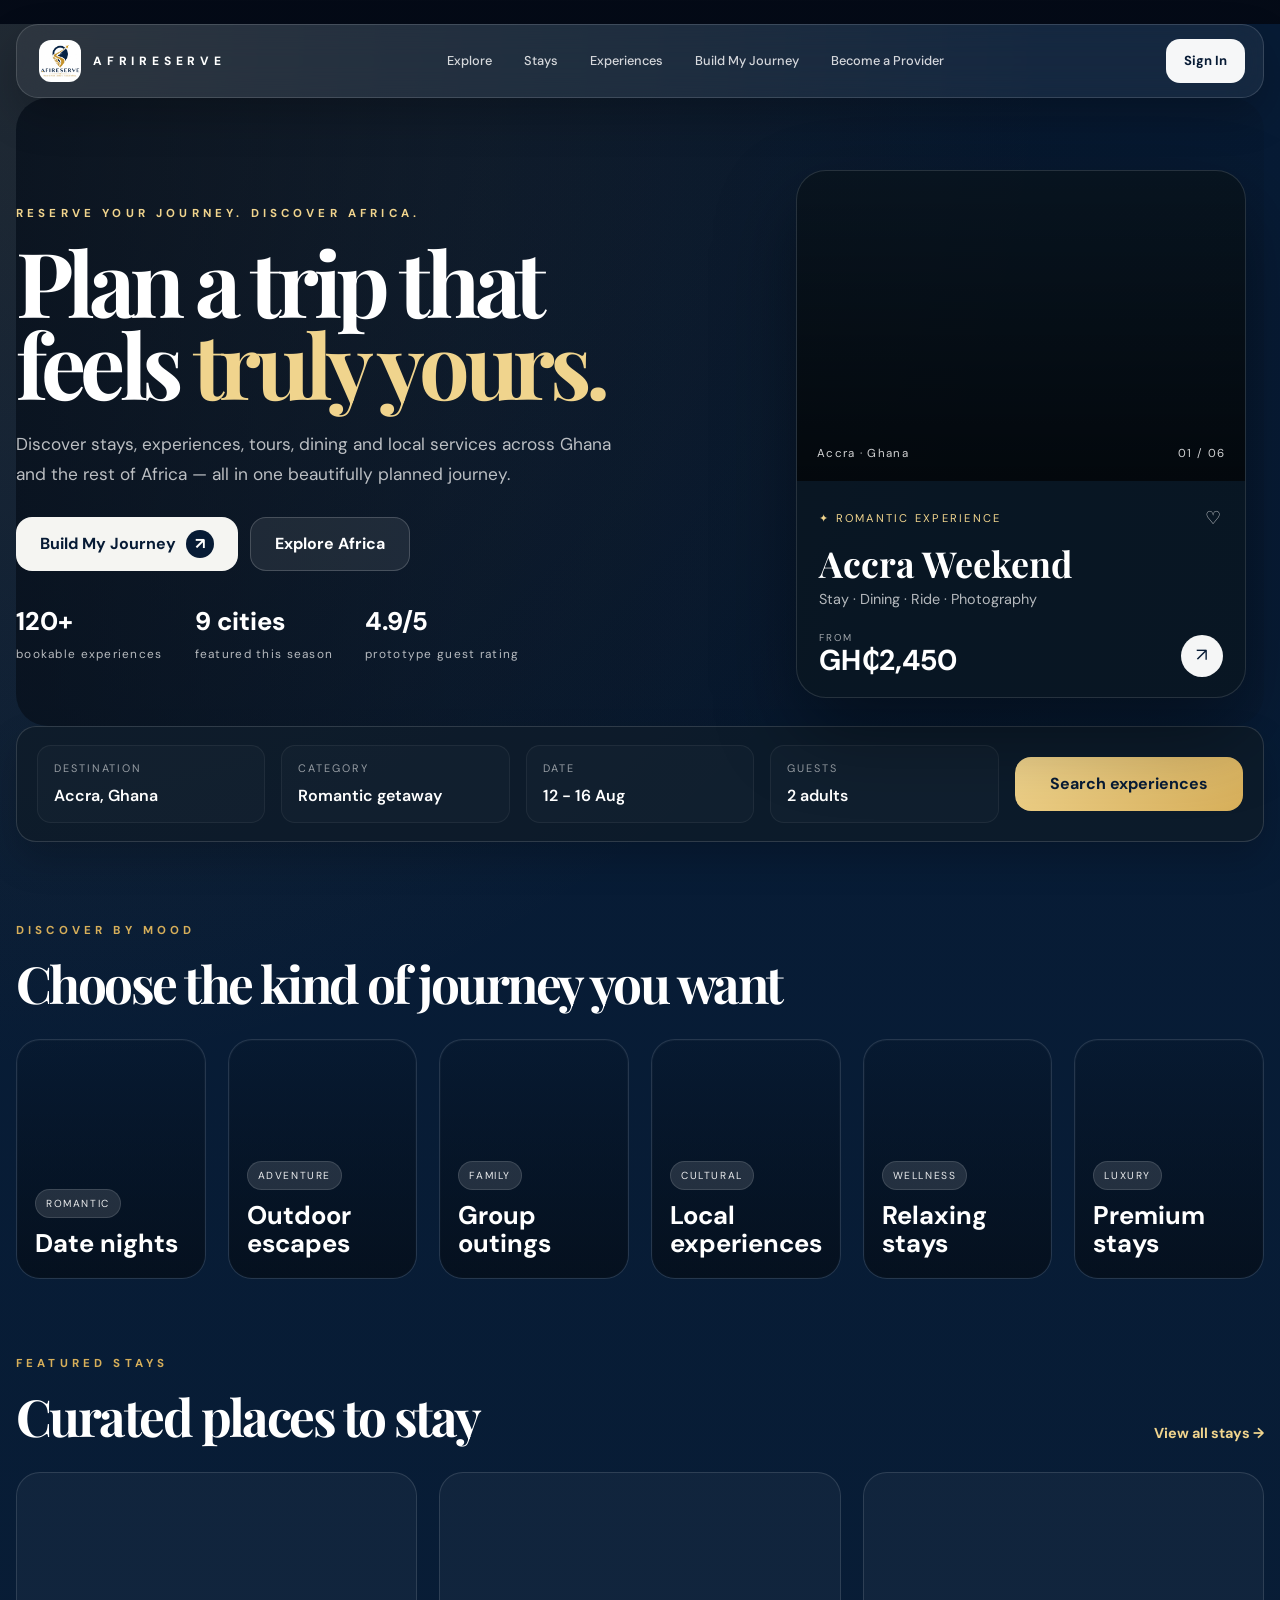
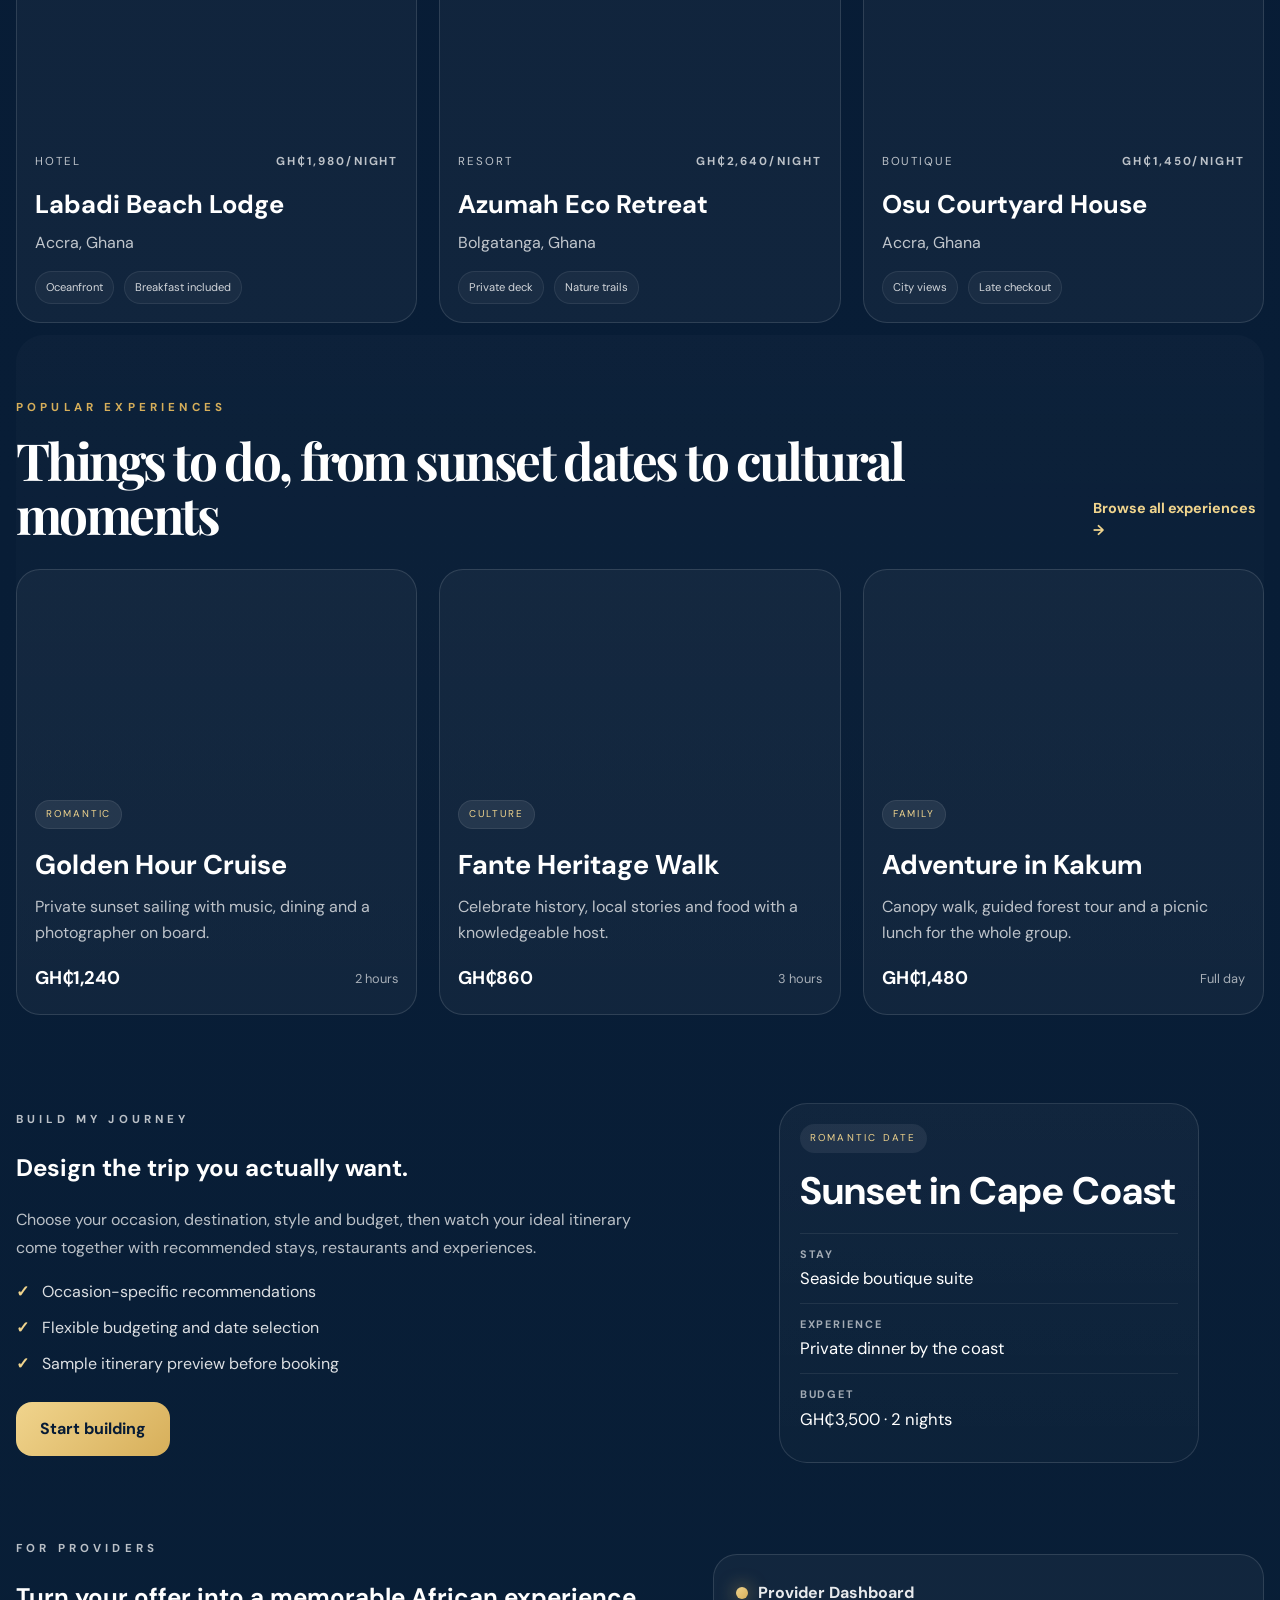
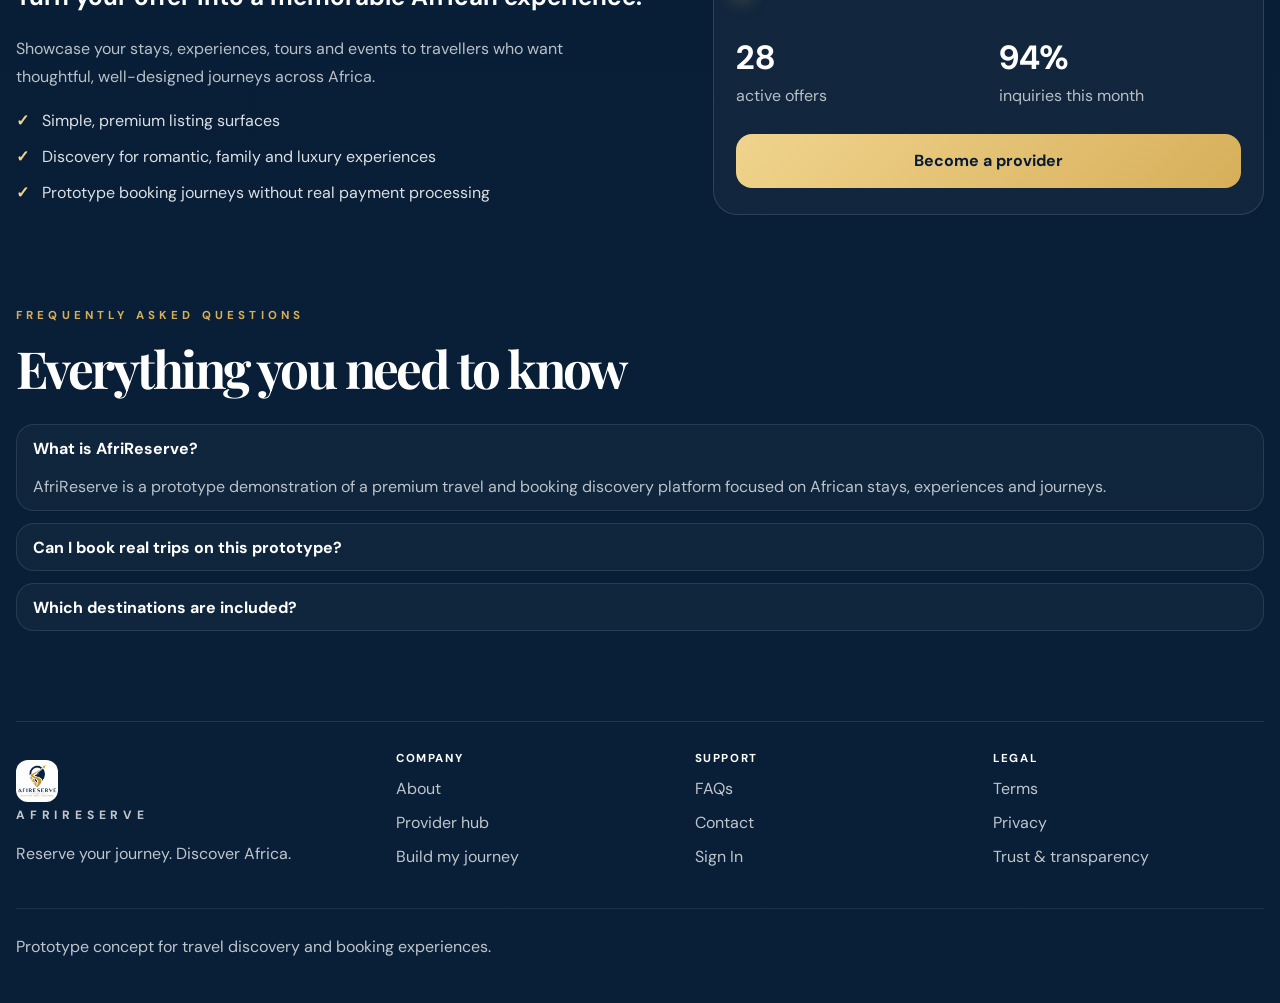
<file: index.html>
<!DOCTYPE html>
<html lang="en">
  <head>
    <meta charset="UTF-8" />
    <meta name="viewport" content="width=device-width, initial-scale=1.0" />
    <title>AfriReserve — Reserve Your Journey. Discover Africa.</title>
    <meta
      name="description"
      content="Discover stays, experiences and unforgettable journeys across Africa with AfriReserve."
    />
    <link rel="preconnect" href="https://fonts.googleapis.com" />
    <link rel="preconnect" href="https://fonts.gstatic.com" crossorigin />
    <link
      href="https://fonts.googleapis.com/css2?family=DM+Sans:wght@400;500;600;700;800&family=Playfair+Display:wght@600;700;800&display=swap"
      rel="stylesheet"
    />
    <link rel="stylesheet" href="style.css" />
  </head>
  <body>
    <div class="page-shell">
      <header class="topbar">
        <a href="index.html" class="brand" aria-label="AfriReserve home">
          <img src="images/afrireserve-logo.png" alt="AfriReserve logo" />
          <span class="brand-word">AFRIRESERVE</span>
        </a>

        <nav class="nav" aria-label="Main navigation">
          <a href="#discover">Explore</a>
          <a href="#stays">Stays</a>
          <a href="#experiences">Experiences</a>
          <a href="#journey-builder">Build My Journey</a>
          <a href="#providers">Become a Provider</a>
        </nav>

        <div class="nav-actions">
          <a href="signin.html" class="header-button">Sign In</a>
          <button class="menu-toggle" type="button" aria-label="Open menu" aria-expanded="false">
            ☰
          </button>
        </div>
      </header>

      <main>
        <section class="hero" id="discover">
          <div class="hero-copy">
            <p class="eyebrow">Reserve Your Journey. Discover Africa.</p>
            <h1>Plan a trip that feels <span>truly yours.</span></h1>
            <p class="lead">
              Discover stays, experiences, tours, dining and local services across Ghana and the rest of Africa — all in one beautifully planned journey.
            </p>
            <div class="hero-actions">
              <a href="#journey-builder" class="primary-btn">Build My Journey <span>↗</span></a>
              <a href="#stays" class="secondary-btn">Explore Africa</a>
            </div>
            <ul class="hero-stats" aria-label="Platform highlights">
              <li><strong>120+</strong><span>bookable experiences</span></li>
              <li><strong>9 cities</strong><span>featured this season</span></li>
              <li><strong>4.9/5</strong><span>prototype guest rating</span></li>
            </ul>
          </div>

          <div class="hero-visual">
            <article class="spotlight-card">
              <div class="card-image">
                <div class="card-overlay">
                  <span>Accra · Ghana</span>
                  <span>01 / 06</span>
                </div>
              </div>
              <div class="card-content">
                <div class="card-meta">
                  <span>✦ Romantic Experience</span>
                  <span class="love">♡</span>
                </div>
                <h2>Accra Weekend</h2>
                <p>Stay · Dining · Ride · Photography</p>
                <div class="card-footer">
                  <div>
                    <small>From</small>
                    <strong>GH₵2,450</strong>
                  </div>
                  <button type="button" aria-label="View Accra weekend offer">↗</button>
                </div>
              </div>
            </article>
          </div>
        </section>

        <section class="search-panel" aria-label="Search experiences">
          <div class="field">
            <label>Destination</label>
            <span>Accra, Ghana</span>
          </div>
          <div class="field">
            <label>Category</label>
            <span>Romantic getaway</span>
          </div>
          <div class="field">
            <label>Date</label>
            <span>12 - 16 Aug</span>
          </div>
          <div class="field">
            <label>Guests</label>
            <span>2 adults</span>
          </div>
          <button type="button" class="search-button">Search experiences</button>
        </section>

        <section class="section-block" aria-labelledby="categories-title">
          <div class="section-header">
            <p class="eyebrow eyebrow-dark">Discover by mood</p>
            <h2 id="categories-title">Choose the kind of journey you want</h2>
          </div>

          <div class="category-grid">
            <article class="category-card card-1">
              <span class="category-tag">Romantic</span>
              <h3>Date nights</h3>
            </article>
            <article class="category-card card-2">
              <span class="category-tag">Adventure</span>
              <h3>Outdoor escapes</h3>
            </article>
            <article class="category-card card-3">
              <span class="category-tag">Family</span>
              <h3>Group outings</h3>
            </article>
            <article class="category-card card-4">
              <span class="category-tag">Cultural</span>
              <h3>Local experiences</h3>
            </article>
            <article class="category-card card-5">
              <span class="category-tag">Wellness</span>
              <h3>Relaxing stays</h3>
            </article>
            <article class="category-card card-6">
              <span class="category-tag">Luxury</span>
              <h3>Premium stays</h3>
            </article>
          </div>
        </section>

        <section class="section-block" id="stays" aria-labelledby="stays-title">
          <div class="section-header split">
            <div>
              <p class="eyebrow eyebrow-dark">Featured stays</p>
              <h2 id="stays-title">Curated places to stay</h2>
            </div>
            <a href="signin.html" class="text-link">View all stays →</a>
          </div>

          <div class="listing-grid">
            <article class="listing-card">
              <div class="card-image listing-one"></div>
              <div class="listing-body">
                <div class="listing-meta">
                  <span>Hotel</span>
                  <strong>GH₵1,980/night</strong>
                </div>
                <h3>Labadi Beach Lodge</h3>
                <p>Accra, Ghana</p>
                <ul>
                  <li>Oceanfront</li>
                  <li>Breakfast included</li>
                </ul>
              </div>
            </article>

            <article class="listing-card">
              <div class="card-image listing-two"></div>
              <div class="listing-body">
                <div class="listing-meta">
                  <span>Resort</span>
                  <strong>GH₵2,640/night</strong>
                </div>
                <h3>Azumah Eco Retreat</h3>
                <p>Bolgatanga, Ghana</p>
                <ul>
                  <li>Private deck</li>
                  <li>Nature trails</li>
                </ul>
              </div>
            </article>

            <article class="listing-card">
              <div class="card-image listing-three"></div>
              <div class="listing-body">
                <div class="listing-meta">
                  <span>Boutique</span>
                  <strong>GH₵1,450/night</strong>
                </div>
                <h3>Osu Courtyard House</h3>
                <p>Accra, Ghana</p>
                <ul>
                  <li>City views</li>
                  <li>Late checkout</li>
                </ul>
              </div>
            </article>
          </div>
        </section>

        <section class="section-block light" id="experiences" aria-labelledby="experiences-title">
          <div class="section-header split">
            <div>
              <p class="eyebrow eyebrow-dark">Popular experiences</p>
              <h2 id="experiences-title">Things to do, from sunset dates to cultural moments</h2>
            </div>
            <a href="signin.html" class="text-link">Browse all experiences →</a>
          </div>

          <div class="experience-grid">
            <article class="experience-card">
              <div class="experience-thumb thumb-one"></div>
              <div class="experience-copy">
                <span class="pill">Romantic</span>
                <h3>Golden Hour Cruise</h3>
                <p>Private sunset sailing with music, dining and a photographer on board.</p>
                <div class="experience-meta">
                  <strong>GH₵1,240</strong>
                  <span>2 hours</span>
                </div>
              </div>
            </article>

            <article class="experience-card">
              <div class="experience-thumb thumb-two"></div>
              <div class="experience-copy">
                <span class="pill">Culture</span>
                <h3>Fante Heritage Walk</h3>
                <p>Celebrate history, local stories and food with a knowledgeable host.</p>
                <div class="experience-meta">
                  <strong>GH₵860</strong>
                  <span>3 hours</span>
                </div>
              </div>
            </article>

            <article class="experience-card">
              <div class="experience-thumb thumb-three"></div>
              <div class="experience-copy">
                <span class="pill">Family</span>
                <h3>Adventure in Kakum</h3>
                <p>Canopy walk, guided forest tour and a picnic lunch for the whole group.</p>
                <div class="experience-meta">
                  <strong>GH₵1,480</strong>
                  <span>Full day</span>
                </div>
              </div>
            </article>
          </div>
        </section>

        <section class="section-block journey-section" id="journey-builder" aria-labelledby="journey-title">
          <div class="journey-copy">
            <p class="eyebrow eyebrow-dark">Build My Journey</p>
            <h2 id="journey-title">Design the trip you actually want.</h2>
            <p>
              Choose your occasion, destination, style and budget, then watch your ideal itinerary come together with recommended stays, restaurants and experiences.
            </p>
            <ul>
              <li>Occasion-specific recommendations</li>
              <li>Flexible budgeting and date selection</li>
              <li>Sample itinerary preview before booking</li>
            </ul>
            <a href="signin.html" class="primary-btn dark">Start building</a>
          </div>

          <div class="journey-preview">
            <div class="preview-card preview-tall">
              <span class="mini-label">Romantic date</span>
              <h3>Sunset in Cape Coast</h3>
              <div class="itinerary-item">
                <strong>Stay</strong>
                <span>Seaside boutique suite</span>
              </div>
              <div class="itinerary-item">
                <strong>Experience</strong>
                <span>Private dinner by the coast</span>
              </div>
              <div class="itinerary-item">
                <strong>Budget</strong>
                <span>GH₵3,500 · 2 nights</span>
              </div>
            </div>
          </div>
        </section>

        <section class="section-block provider-section" id="providers" aria-labelledby="provider-title">
          <div class="provider-copy">
            <p class="eyebrow eyebrow-dark">For providers</p>
            <h2 id="provider-title">Turn your offer into a memorable African experience.</h2>
            <p>
              Showcase your stays, experiences, tours and events to travellers who want thoughtful, well-designed journeys across Africa.
            </p>
            <ul>
              <li>Simple, premium listing surfaces</li>
              <li>Discovery for romantic, family and luxury experiences</li>
              <li>Prototype booking journeys without real payment processing</li>
            </ul>
          </div>

          <div class="provider-box">
            <div class="provider-header">
              <span class="dot"></span>
              <span>Provider Dashboard</span>
            </div>
            <div class="provider-stat-row">
              <div>
                <strong>28</strong>
                <span>active offers</span>
              </div>
              <div>
                <strong>94%</strong>
                <span>inquiries this month</span>
              </div>
            </div>
            <button type="button" class="primary-btn dark full">Become a provider</button>
          </div>
        </section>

        <section class="section-block faq-block" aria-labelledby="faq-title">
          <div class="section-header">
            <p class="eyebrow eyebrow-dark">Frequently asked questions</p>
            <h2 id="faq-title">Everything you need to know</h2>
          </div>

          <div class="faq-list">
            <details open>
              <summary>What is AfriReserve?</summary>
              <p>AfriReserve is a prototype demonstration of a premium travel and booking discovery platform focused on African stays, experiences and journeys.</p>
            </details>
            <details>
              <summary>Can I book real trips on this prototype?</summary>
              <p>No. This is a front-end demonstration only and does not process real payments or live booking transactions.</p>
            </details>
            <details>
              <summary>Which destinations are included?</summary>
              <p>The prototype focuses on destinations across Ghana and other African cities and experiences, using demo content for presentation purposes.</p>
            </details>
          </div>
        </section>
      </main>

      <footer class="site-footer">
        <div class="footer-grid">
          <div>
            <a href="index.html" class="brand footer-brand" aria-label="AfriReserve home">
              <img src="images/afrireserve-logo.png" alt="AfriReserve logo" />
              <span class="brand-word">AFRIRESERVE</span>
            </a>
            <p>Reserve your journey. Discover Africa.</p>
          </div>
          <div>
            <h4>Company</h4>
            <a href="#discover">About</a>
            <a href="#providers">Provider hub</a>
            <a href="#journey-builder">Build my journey</a>
          </div>
          <div>
            <h4>Support</h4>
            <a href="#faq-title">FAQs</a>
            <a href="#discover">Contact</a>
            <a href="signin.html">Sign In</a>
          </div>
          <div>
            <h4>Legal</h4>
            <a href="#">Terms</a>
            <a href="#">Privacy</a>
            <a href="#">Trust & transparency</a>
          </div>
        </div>
        <p class="footer-note">Prototype concept for travel discovery and booking experiences.</p>
      </footer>
    </div>

    <script src="script.js"></script>
  </body>
</html>
</file>
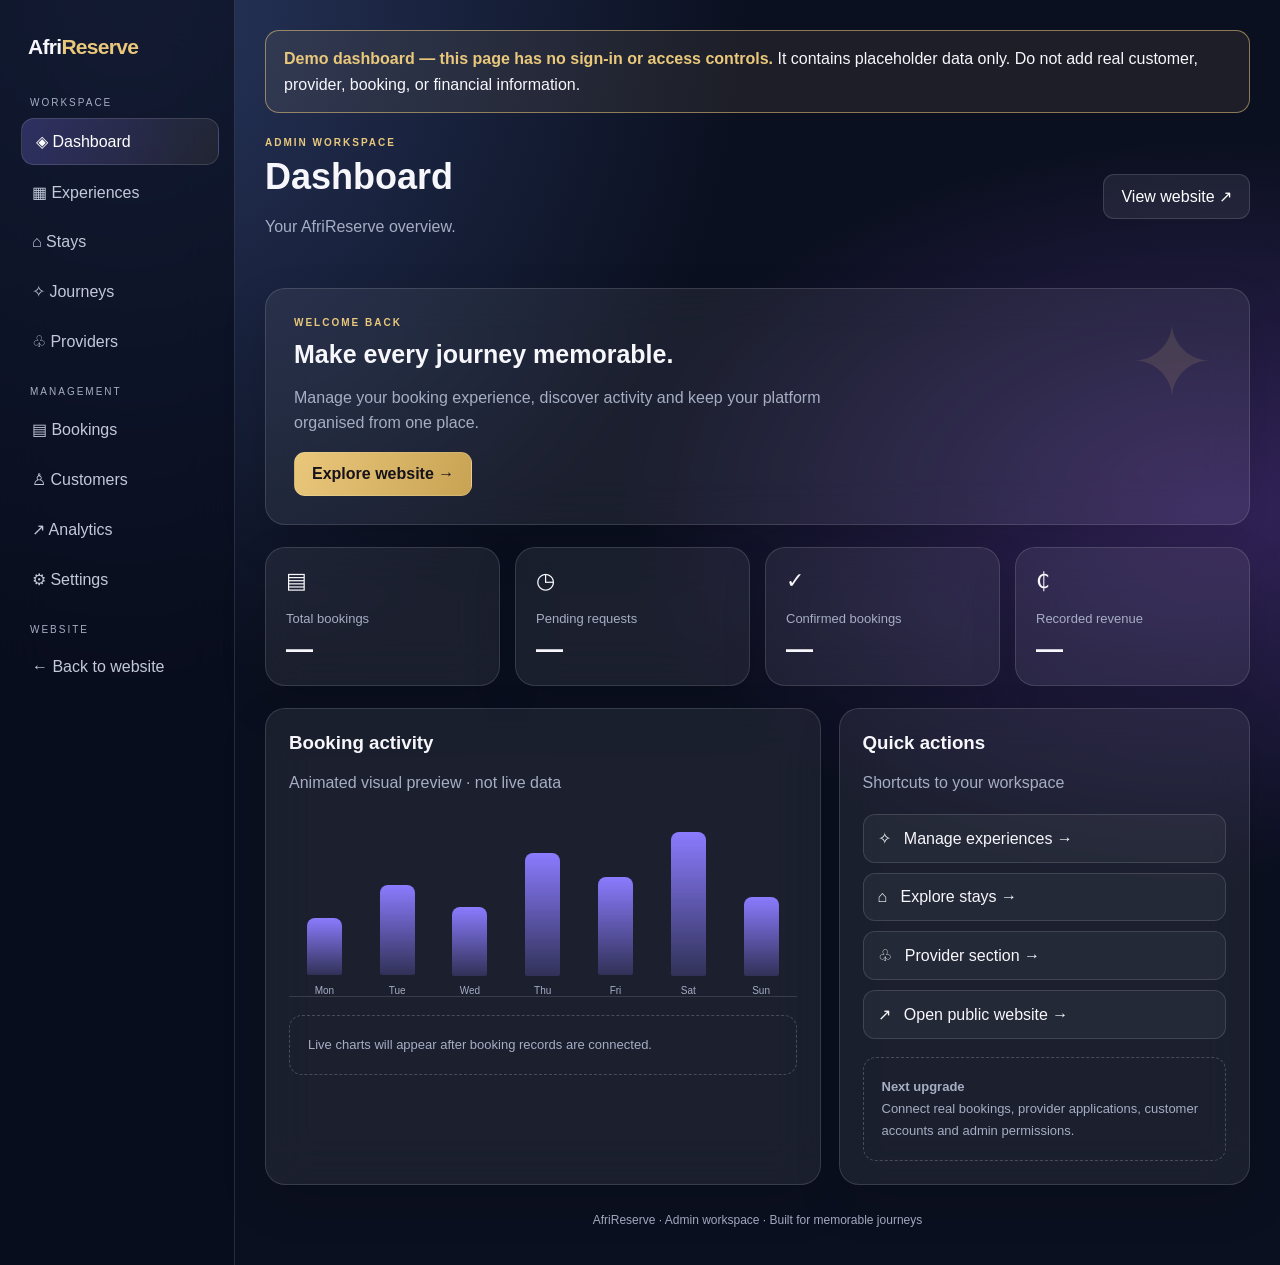
<file: dashboard.html>
<!DOCTYPE html>
<html lang="en">
<head>
<meta charset="UTF-8">
<meta name="viewport" content="width=device-width, initial-scale=1.0">
<title>AfriReserve | Admin Dashboard</title>

<style>
:root {
  --bg: #0b1020;
  --glass: rgba(255,255,255,.065);
  --line: rgba(255,255,255,.13);
  --text: #f7f7fb;
  --muted: #a6aec4;
  --gold: #e9c77b;
  --purple: #8b7cff;
}

* { box-sizing: border-box; }

body {
  margin: 0;
  min-height: 100vh;
  font-family: Inter, Arial, sans-serif;
  color: var(--text);
  background:
    radial-gradient(ellipse at 10% 0%, #28365d 0%, transparent 38%),
    radial-gradient(ellipse at 95% 40%, #34245b 0%, transparent 34%),
    var(--bg);
}

a { color: inherit; text-decoration: none; }

.layout {
  display: grid;
  grid-template-columns: 235px 1fr;
  min-height: 100vh;
}

.sidebar {
  padding: 30px 18px;
  background: rgba(9,13,28,.65);
  border-right: 1px solid var(--line);
  backdrop-filter: blur(24px);
}

.brand {
  font-size: 21px;
  font-weight: 800;
  letter-spacing: -.7px;
  margin: 5px 10px 38px;
}

.brand span { color: var(--gold); }

.nav-label {
  margin: 22px 12px 10px;
  color: var(--muted);
  font-size: 10px;
  letter-spacing: 2px;
  text-transform: uppercase;
}

.nav a {
  display: flex;
  gap: 12px;
  align-items: center;
  padding: 13px 14px;
  margin: 5px 0;
  border-radius: 13px;
  color: #c3c9da;
  transition: .25s ease;
}

.nav a:hover, .nav a.active {
  color: white;
  background: linear-gradient(110deg, rgba(139,124,255,.25), rgba(233,199,123,.08));
  border: 1px solid var(--line);
  transform: translateX(3px);
}

main { padding: 30px; min-width: 0; }

.prototype-warning {
  padding: 15px 18px;
  margin: 0 0 24px;
  border: 1px solid rgba(233,199,123,.55);
  border-radius: 14px;
  background: rgba(233,199,123,.08);
  color: var(--text);
  line-height: 1.6;
}

.prototype-warning strong {
  color: var(--gold);
}

.topbar {
  display: flex;
  justify-content: space-between;
  align-items: center;
  gap: 15px;
  margin-bottom: 32px;
}

.eyebrow {
  color: var(--gold);
  text-transform: uppercase;
  letter-spacing: 2px;
  font-size: 10px;
  font-weight: bold;
}

h1 { font-size: clamp(25px, 4vw, 36px); margin: 8px 0; }
p { color: var(--muted); line-height: 1.6; }

.glass {
  background: var(--glass);
  border: 1px solid var(--line);
  border-radius: 20px;
  backdrop-filter: blur(22px);
  box-shadow: 0 18px 45px rgba(0,0,0,.15);
  animation: rise .65s both;
}

.welcome {
  padding: 28px;
  margin-bottom: 22px;
  position: relative;
  overflow: hidden;
}

.welcome:after {
  content: "✦";
  position: absolute;
  right: 35px;
  top: 15px;
  font-size: 100px;
  color: rgba(233,199,123,.13);
  animation: float 5s ease-in-out infinite;
}

.welcome h2 { font-size: 25px; margin: 12px 0 4px; }
.welcome p { max-width: 550px; }

.button {
  display: inline-block;
  padding: 12px 17px;
  border-radius: 11px;
  border: 1px solid var(--line);
  color: white;
  background: rgba(255,255,255,.07);
  cursor: pointer;
  transition: .25s;
  font: inherit;
}

.button:hover {
  transform: translateY(-3px);
  border-color: var(--gold);
  box-shadow: 0 8px 24px rgba(233,199,123,.13);
}

.button.gold {
  background: linear-gradient(110deg, #e9c77b, #c9a354);
  color: #15121a;
  font-weight: 700;
}

.stats {
  display: grid;
  grid-template-columns: repeat(4, minmax(0,1fr));
  gap: 15px;
  margin-bottom: 22px;
}

.stat { padding: 20px; animation-delay: .1s; }
.stat-icon { font-size: 22px; }
.stat-label { color: var(--muted); font-size: 13px; margin-top: 17px; }
.stat-value { font-size: 27px; font-weight: 750; margin-top: 8px; }

.content-grid {
  display: grid;
  grid-template-columns: 1.35fr 1fr;
  gap: 18px;
}

.panel { padding: 23px; min-width: 0; }
.panel h3 { margin: 0 0 8px; }

.chart {
  height: 185px;
  display: flex;
  align-items: end;
  gap: 12px;
  padding: 20px 5px 0;
  border-bottom: 1px solid var(--line);
}

.bar-wrap {
  flex: 1;
  height: 100%;
  display: flex;
  flex-direction: column;
  justify-content: end;
  align-items: center;
  gap: 9px;
}

.bar {
  width: 100%;
  max-width: 35px;
  min-height: 8px;
  border-radius: 8px 8px 2px 2px;
  background: linear-gradient(180deg, var(--purple), rgba(139,124,255,.2));
  transform-origin: bottom;
  animation: grow .9s ease-out both;
  transition: filter .2s;
}

.bar:hover { filter: brightness(1.5); }
.bar-wrap small { color: var(--muted); font-size: 10px; }

.placeholder {
  padding: 18px;
  margin-top: 18px;
  border: 1px dashed rgba(255,255,255,.2);
  border-radius: 13px;
  color: var(--muted);
  font-size: 13px;
  line-height: 1.7;
}

.quick-links {
  display: grid;
  gap: 10px;
  margin-top: 18px;
}

.quick-links a {
  padding: 14px;
  border-radius: 12px;
  background: rgba(255,255,255,.045);
  border: 1px solid var(--line);
  transition: .2s;
}

.quick-links a:hover {
  background: rgba(139,124,255,.12);
  transform: translateX(3px);
}

footer {
  padding: 28px 0 8px;
  color: var(--muted);
  font-size: 12px;
  text-align: center;
}

@keyframes rise {
  from { opacity: 0; transform: translateY(14px); }
  to { opacity: 1; transform: translateY(0); }
}

@keyframes grow {
  from { transform: scaleY(.05); }
  to { transform: scaleY(1); }
}

@keyframes float {
  0%,100% { transform: translateY(0) rotate(0); }
  50% { transform: translateY(-12px) rotate(8deg); }
}

@media (max-width: 950px) {
  .stats { grid-template-columns: repeat(2,1fr); }
  .content-grid { grid-template-columns: 1fr; }
}

@media (max-width: 650px) {
  .layout { grid-template-columns: 1fr; }
  .sidebar { padding: 18px; border-right: 0; border-bottom: 1px solid var(--line); }
  .brand { margin: 0 5px 15px; }
  .nav { display: flex; overflow-x: auto; gap: 6px; }
  .nav-label { display: none; }
  .nav a { white-space: nowrap; padding: 10px; font-size: 12px; }
  main { padding: 18px; }
  .topbar { align-items: flex-start; }
  .welcome { padding: 22px; }
  .welcome:after { right: 10px; font-size: 65px; }
  .stats { gap: 10px; }
  .stat { padding: 15px; }
  .stat-value { font-size: 22px; }
}

@media (prefers-reduced-motion: reduce) {
  *, *::before, *::after {
    animation-duration: .01ms !important;
    transition-duration: .01ms !important;
  }
}
</style>
</head>

<body>
<div class="layout">

  <aside class="sidebar">
    <div class="brand">Afri<span>Reserve</span></div>

    <div class="nav-label">Workspace</div>
    <nav class="nav">
      <a class="active" href="dashboard.html">◈ Dashboard</a>
      <a href="index.html#experiences">▦ Experiences</a>
      <a href="index.html#stays">⌂ Stays</a>
      <a href="index.html#journeys">✧ Journeys</a>
      <a href="index.html#providers">♧ Providers</a>
    </nav>

    <div class="nav-label">Management</div>
    <nav class="nav">
      <a href="index.html#bookings">▤ Bookings</a>
      <a href="index.html#customers">♙ Customers</a>
      <a href="#analytics">↗ Analytics</a>
      <a href="#settings">⚙ Settings</a>
    </nav>

    <div class="nav-label">Website</div>
    <nav class="nav">
      <a href="index.html">← Back to website</a>
    </nav>
  </aside>

  <main>
    <aside class="prototype-warning" role="note">
      <strong>Demo dashboard — this page has no sign-in or access controls.</strong>
      It contains placeholder data only. Do not add real customer, provider,
      booking, or financial information.
    </aside>

    <header class="topbar">
      <div>
        <div class="eyebrow">Admin workspace</div>
        <h1>Dashboard</h1>
        <p>Your AfriReserve overview.</p>
      </div>
      <a class="button" href="index.html">View website ↗</a>
    </header>

    <section class="glass welcome">
      <div class="eyebrow">Welcome back</div>
      <h2>Make every journey memorable.</h2>
      <p>Manage your booking experience, discover activity and keep your platform organised from one place.</p>
      <a class="button gold" href="index.html">Explore website →</a>
    </section>

    <section class="stats">
      <article class="glass stat">
        <div class="stat-icon">▤</div>
        <div class="stat-label">Total bookings</div>
        <div class="stat-value">—</div>
      </article>
      <article class="glass stat">
        <div class="stat-icon">◷</div>
        <div class="stat-label">Pending requests</div>
        <div class="stat-value">—</div>
      </article>
      <article class="glass stat">
        <div class="stat-icon">✓</div>
        <div class="stat-label">Confirmed bookings</div>
        <div class="stat-value">—</div>
      </article>
      <article class="glass stat">
        <div class="stat-icon">₵</div>
        <div class="stat-label">Recorded revenue</div>
        <div class="stat-value">—</div>
      </article>
    </section>

    <section class="content-grid" id="analytics">
      <article class="glass panel">
        <h3>Booking activity</h3>
        <p>Animated visual preview · not live data</p>

        <div class="chart" aria-label="Illustrative booking activity chart">
          <div class="bar-wrap"><div class="bar" style="height:35%;animation-delay:.1s"></div><small>Mon</small></div>
          <div class="bar-wrap"><div class="bar" style="height:55%;animation-delay:.2s"></div><small>Tue</small></div>
          <div class="bar-wrap"><div class="bar" style="height:42%;animation-delay:.3s"></div><small>Wed</small></div>
          <div class="bar-wrap"><div class="bar" style="height:75%;animation-delay:.4s"></div><small>Thu</small></div>
          <div class="bar-wrap"><div class="bar" style="height:60%;animation-delay:.5s"></div><small>Fri</small></div>
          <div class="bar-wrap"><div class="bar" style="height:90%;animation-delay:.6s"></div><small>Sat</small></div>
          <div class="bar-wrap"><div class="bar" style="height:48%;animation-delay:.7s"></div><small>Sun</small></div>
        </div>

        <div class="placeholder">
          Live charts will appear after booking records are connected.
        </div>
      </article>

      <article class="glass panel">
        <h3>Quick actions</h3>
        <p>Shortcuts to your workspace</p>

        <div class="quick-links">
          <a href="index.html#experiences">✧ &nbsp; Manage experiences →</a>
          <a href="index.html#stays">⌂ &nbsp; Explore stays →</a>
          <a href="index.html#providers">♧ &nbsp; Provider section →</a>
          <a href="index.html">↗ &nbsp; Open public website →</a>
        </div>

        <div class="placeholder">
          <strong>Next upgrade</strong><br>
          Connect real bookings, provider applications, customer accounts and admin permissions.
        </div>
      </article>
    </section>

    <footer>AfriReserve · Admin workspace · Built for memorable journeys</footer>
  </main>
</div>
</body>
</html>
</file>
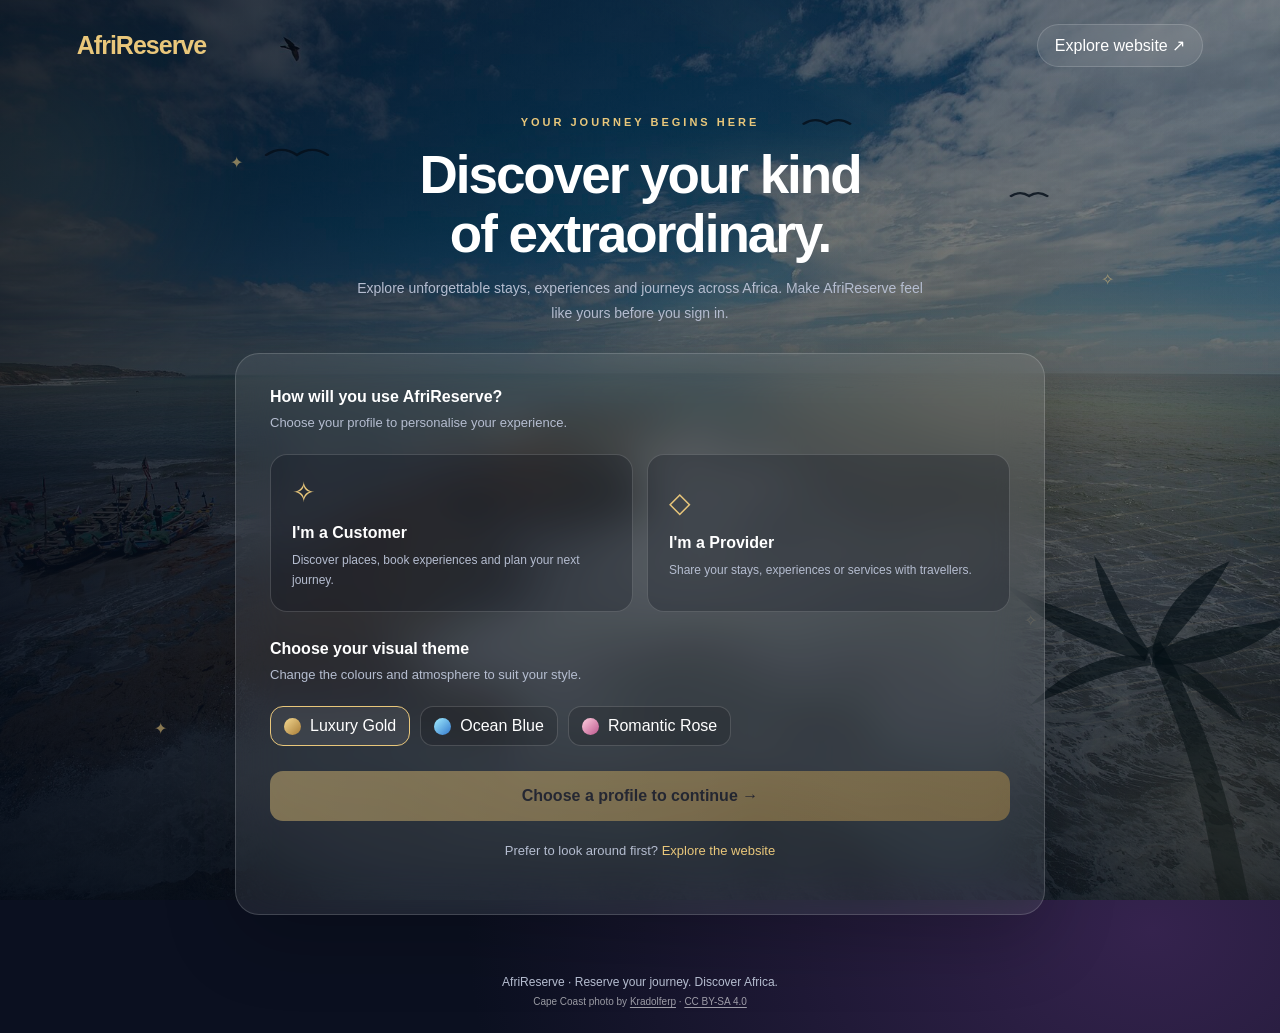
<file: signin.html>
<!DOCTYPE html>
<html lang="en">
<head>
<meta charset="UTF-8">
<meta name="viewport" content="width=device-width, initial-scale=1.0">
<title>Welcome | AfriReserve</title>

<style>
:root {
  --accent: #e9c77b;
  --accent2: #c49a4b;
  --bg: #0b1020;
  --glass: rgba(255,255,255,.075);
  --line: rgba(255,255,255,.16);
  --text: #fff;
  --muted: #b5bdd0;
}

* { box-sizing: border-box; }

body {
  margin: 0;
  min-height: 100vh;
  font-family: Arial, sans-serif;
  color: var(--text);
  background:
    radial-gradient(ellipse at 10% 5%, #263b62, transparent 45%),
    radial-gradient(ellipse at 90% 90%, #35234e, transparent 42%),
    var(--bg);
  transition: background .5s ease;
  overflow-x: hidden;
}

body.ocean {
  --accent: #77ddf5;
  --accent2: #4898dc;
  background:
    radial-gradient(ellipse at 10% 5%, #164d72, transparent 45%),
    radial-gradient(ellipse at 90% 90%, #18365b, transparent 42%),
    #071522;
}

body.romantic {
  --accent: #ffb4ca;
  --accent2: #d978a2;
  background:
    radial-gradient(ellipse at 10% 5%, #65344f, transparent 45%),
    radial-gradient(ellipse at 90% 90%, #422b61, transparent 42%),
    #1c1020;
}

a {
  color: var(--accent);
  text-decoration: none;
}

button, input { font: inherit; }

.ambient {
  position: fixed;
  inset: 0;
  overflow: hidden;
  pointer-events: none;
  z-index: 0;
  isolation: isolate;
}

.ambient::before,
.ambient::after {
  content: "";
  position: absolute;
  inset: 0;
  pointer-events: none;
}

.ambient::before {
  z-index: -2;
  background: var(--bg) url("images/cape-coast-ghana.jpg") center 52% / cover no-repeat;
  transform: scale(1.035);
  animation: landscape-drift 38s ease-in-out infinite alternate;
}

.ambient::after {
  z-index: -1;
  background:
    linear-gradient(90deg, rgba(4, 12, 25, .78), rgba(5, 16, 30, .48) 48%, rgba(5, 16, 30, .28)),
    linear-gradient(0deg, rgba(5, 14, 26, .82), transparent 63%, rgba(8, 17, 31, .2)),
    radial-gradient(ellipse at 76% 37%, rgba(247, 191, 111, .22), transparent 34%);
}

.sun-rays {
  position: absolute;
  top: -30%;
  right: 1%;
  width: min(78vw, 900px);
  aspect-ratio: 1;
  background: conic-gradient(
    from 210deg at 64% 47%,
    transparent 0deg 18deg,
    rgba(255, 222, 166, .12) 24deg 29deg,
    transparent 36deg 48deg,
    rgba(255, 222, 166, .09) 53deg 58deg,
    transparent 65deg 84deg,
    rgba(255, 222, 166, .08) 90deg 96deg,
    transparent 104deg 360deg
  );
  filter: blur(13px);
  opacity: .7;
  mask-image: radial-gradient(ellipse at 64% 47%, #000 0, transparent 69%);
  animation: ray-breathe 12s ease-in-out infinite alternate;
}

.coastal-haze {
  position: absolute;
  top: 34%;
  left: -8%;
  width: 116%;
  height: 17%;
  background: linear-gradient(180deg, transparent, rgba(255, 222, 176, .15), transparent);
  filter: blur(16px);
  opacity: .55;
  animation: haze-drift 18s ease-in-out infinite alternate;
}

.sea-shimmer {
  position: absolute;
  left: 33%;
  right: -8%;
  bottom: 13%;
  height: 36%;
  background:
    repeating-linear-gradient(
      177deg,
      transparent 0 8px,
      rgba(255, 220, 158, .2) 9px,
      transparent 11px 17px
    );
  opacity: .36;
  transform: skewY(-5deg);
  mask-image: linear-gradient(180deg, transparent, #000 23%, #000 75%, transparent);
  animation: water-glimmer 8s ease-in-out infinite alternate;
}

.palm-silhouette {
  position: absolute;
  right: -1%;
  bottom: -4%;
  width: min(36vw, 440px);
  height: min(49vh, 440px);
  color: rgba(3, 14, 20, .62);
}

.palm-silhouette svg {
  display: block;
  width: 100%;
  height: 100%;
  overflow: visible;
}

.palm-trunk,
.palm-fronds {
  fill: currentColor;
}

.palm-fronds {
  transform-box: view-box;
  transform-origin: 310px 105px;
  animation: palm-breeze 7s ease-in-out infinite alternate;
}

.sky-birds {
  position: absolute;
  top: 9%;
  left: 0;
  width: 100%;
  height: 28%;
  overflow: visible;
}

.sky-birds path {
  fill: none;
  stroke: rgba(6, 15, 26, .82);
  stroke-linecap: round;
  stroke-width: 2.5;
}

.sky-birds .bird-one { animation: bird-glide 9s ease-in-out infinite alternate; }
.sky-birds .bird-two { animation: bird-glide 12s -4s ease-in-out infinite alternate-reverse; }
.sky-birds .bird-three { animation: bird-glide 10s -6s ease-in-out infinite alternate; }

.image-credit {
  display: inline-block;
  margin-top: 7px;
  color: rgba(255, 255, 255, .58);
  font-size: 10px;
}

.image-credit a {
  color: inherit;
  text-decoration: underline;
  text-underline-offset: 2px;
}

.orb {
  position: absolute;
  width: 260px;
  height: 260px;
  border-radius: 50%;
  background: var(--accent);
  opacity: .10;
  filter: blur(75px);
  animation: drift 12s ease-in-out infinite alternate;
}

.orb.one { top: 4%; left: -100px; }
.orb.two {
  bottom: -80px;
  right: -80px;
  animation-delay: -5s;
}

.particle {
  position: absolute;
  color: var(--accent);
  opacity: .55;
  animation: sparkle 4s ease-in-out infinite;
}

.particle.p1 { top: 17%; left: 18%; }
.particle.p2 { top: 30%; right: 13%; animation-delay: -1s; }
.particle.p3 { bottom: 18%; left: 12%; animation-delay: -2s; }
.particle.p4 { bottom: 30%; right: 19%; animation-delay: -3s; }

header {
  position: relative;
  z-index: 2;
  display: flex;
  justify-content: space-between;
  align-items: center;
  gap: 15px;
  padding: 24px 6%;
}

.brand {
  font-size: 25px;
  font-weight: 800;
  letter-spacing: -1px;
}

.brand span { color: var(--accent); }

.header-link {
  border: 1px solid var(--line);
  border-radius: 30px;
  padding: 11px 17px;
  color: white;
  background: var(--glass);
  backdrop-filter: blur(15px);
}

main {
  position: relative;
  z-index: 1;
  max-width: 850px;
  margin: 25px auto 60px;
  padding: 0 20px;
}

.intro {
  text-align: center;
  margin-bottom: 27px;
  animation: enter .7s ease both;
}

.eyebrow {
  font-size: 11px;
  color: var(--accent);
  letter-spacing: 3px;
  text-transform: uppercase;
  font-weight: bold;
}

h1 {
  font-size: clamp(32px, 6vw, 53px);
  letter-spacing: -2px;
  line-height: 1.12;
  margin: 17px 0 12px;
}

.intro p {
  color: var(--muted);
  line-height: 1.8;
  max-width: 570px;
  margin: auto;
  font-size: 14px;
}

.glass {
  background: var(--glass);
  border: 1px solid var(--line);
  border-radius: 24px;
  backdrop-filter: blur(24px);
  -webkit-backdrop-filter: blur(24px);
  box-shadow: 0 25px 75px rgba(0,0,0,.2);
}

.panel {
  padding: clamp(20px, 5vw, 34px);
  animation: enter .7s .1s ease both;
}

.section-title {
  font-size: 16px;
  margin: 0 0 7px;
}

.hint {
  font-size: 13px;
  color: var(--muted);
  line-height: 1.6;
  margin: 0 0 20px;
}

.profiles {
  display: grid;
  grid-template-columns: 1fr 1fr;
  gap: 14px;
}

.choice {
  position: relative;
  text-align: left;
  padding: 21px;
  color: white;
  background: rgba(4,8,20,.23);
  border: 1px solid var(--line);
  border-radius: 17px;
  cursor: pointer;
  transition: transform .25s, border-color .25s, background .25s;
}

.choice:hover {
  transform: translateY(-3px);
  border-color: var(--accent);
}

.choice.selected {
  border-color: var(--accent);
  background: color-mix(in srgb, var(--accent) 12%, transparent);
  box-shadow: inset 0 0 0 1px var(--accent);
}

.choice .symbol {
  display: block;
  font-size: 28px;
  margin-bottom: 15px;
  color: var(--accent);
}

.choice strong {
  display: block;
  font-size: 16px;
  margin-bottom: 8px;
}

.choice small {
  color: var(--muted);
  line-height: 1.6;
  font-size: 12px;
}

.check {
  position: absolute;
  top: 12px;
  right: 13px;
  color: var(--accent);
  opacity: 0;
}

.choice.selected .check { opacity: 1; }

.theme-title { margin-top: 28px; }

.themes {
  display: flex;
  flex-wrap: wrap;
  gap: 10px;
}

.theme {
  border: 1px solid var(--line);
  border-radius: 13px;
  padding: 10px 13px;
  color: white;
  background: rgba(0,0,0,.15);
  cursor: pointer;
  display: flex;
  align-items: center;
  gap: 9px;
  transition: .2s;
}

.theme.selected {
  border-color: var(--accent);
  background: var(--glass);
}

.swatch {
  width: 17px;
  height: 17px;
  border-radius: 50%;
  background: linear-gradient(135deg, #f4d991, #a87c37);
}

.swatch.blue { background: linear-gradient(135deg, #a2eeff, #3379cd); }
.swatch.pink { background: linear-gradient(135deg, #ffd0df, #bc568d); }

.button {
  width: 100%;
  border: 0;
  border-radius: 13px;
  padding: 16px;
  margin-top: 25px;
  color: #171522;
  font-weight: bold;
  cursor: pointer;
  background: linear-gradient(110deg, var(--accent), var(--accent2));
  transition: transform .25s, box-shadow .25s;
}

.button:hover {
  transform: translateY(-2px);
  box-shadow: 0 10px 30px color-mix(in srgb, var(--accent) 25%, transparent);
}

.button:disabled {
  opacity: .45;
  cursor: not-allowed;
  transform: none;
  box-shadow: none;
}

.browse {
  text-align: center;
  margin: 22px 0;
  font-size: 13px;
  color: var(--muted);
}

#signInStage { display: none; }
#signInStage.visible { display: block; animation: enter .5s ease both; }

.back {
  display: inline-block;
  margin-bottom: 22px;
  font-size: 13px;
  padding: 0;
  color: var(--accent);
  background: transparent;
  border: 0;
  cursor: pointer;
}

.field { margin: 18px 0; }

label {
  display: block;
  margin-bottom: 9px;
  font-size: 13px;
}

input {
  width: 100%;
  padding: 15px;
  border-radius: 12px;
  color: white;
  background: rgba(0,0,0,.2);
  border: 1px solid var(--line);
  outline: none;
}

input:focus { border-color: var(--accent); }

.notice {
  display: none;
  margin-top: 15px;
  padding: 13px;
  border: 1px solid var(--line);
  border-radius: 12px;
  color: var(--muted);
  font-size: 13px;
  line-height: 1.6;
}

.notice.visible { display: block; }

.demo-warning {
  border-color: color-mix(in srgb, var(--accent) 55%, transparent);
  background: color-mix(in srgb, var(--accent) 9%, rgba(5, 10, 22, .45));
  color: var(--text);
}

.demo-warning strong {
  display: block;
  margin-bottom: 5px;
  color: var(--accent);
}

footer {
  position: relative;
  z-index: 1;
  text-align: center;
  padding: 0 20px 25px;
  color: var(--muted);
  font-size: 12px;
}

@keyframes enter {
  from { opacity: 0; transform: translateY(18px); }
  to { opacity: 1; transform: translateY(0); }
}

@keyframes drift {
  from { transform: translate(0,0) scale(1); }
  to { transform: translate(80px,40px) scale(1.2); }
}

@keyframes sparkle {
  0%,100% { transform: translateY(0) scale(.8); opacity: .25; }
  50% { transform: translateY(-13px) scale(1.3); opacity: .85; }
}

@keyframes landscape-drift {
  from { transform: scale(1.035) translate3d(0, 0, 0); }
  to { transform: scale(1.09) translate3d(-.7%, -.4%, 0); }
}

@keyframes ray-breathe {
  from { opacity: .42; transform: rotate(-3deg) scale(.98); }
  to { opacity: .78; transform: rotate(3deg) scale(1.03); }
}

@keyframes haze-drift {
  from { transform: translateX(-1.5%); opacity: .35; }
  to { transform: translateX(1.5%); opacity: .62; }
}

@keyframes water-glimmer {
  from { background-position: 0 0; opacity: .22; }
  to { background-position: 0 24px; opacity: .43; }
}

@keyframes palm-breeze {
  from { transform: rotate(-1.2deg); }
  to { transform: rotate(1.2deg); }
}

@keyframes bird-glide {
  from { transform: translate(0, 0); }
  to { transform: translate(16px, -6px); }
}

@media(max-width: 520px) {
  header { padding: 19px 5%; }
  .brand { font-size: 22px; }
  .profiles { grid-template-columns: 1fr; }
  .choice { padding: 17px; }
  main { margin-top: 15px; }
  h1 { letter-spacing: -1px; }
  .ambient::before { background-position: 56% center; }
  .ambient::after {
    background:
      linear-gradient(90deg, rgba(4, 12, 25, .7), rgba(5, 16, 30, .52)),
      linear-gradient(0deg, rgba(5, 14, 26, .84), transparent 70%, rgba(8, 17, 31, .25)),
      radial-gradient(ellipse at 76% 37%, rgba(247, 191, 111, .18), transparent 34%);
  }
  .palm-silhouette { width: 46vw; height: 35vh; opacity: .72; }
  .sea-shimmer { left: 15%; right: -15%; bottom: 10%; }
}

@media(prefers-reduced-motion: reduce) {
  *, *::before, *::after {
    animation-duration: .01ms !important;
    transition-duration: .01ms !important;
  }
}
</style>
</head>

<body>
<div class="ambient" aria-hidden="true">
  <div class="sun-rays"></div>
  <div class="coastal-haze"></div>
  <div class="sea-shimmer"></div>
  <svg class="palm-silhouette" viewBox="0 0 460 400" preserveAspectRatio="xMaxYMax meet">
    <path class="palm-trunk" d="M393 410C376 323 365 251 343 190C330 151 319 123 307 99L321 92C340 123 352 151 367 187C393 252 407 325 423 410Z"/>
    <g class="palm-fronds">
      <path d="M310 103C258 62 210 63 155 29C195 72 241 95 305 113Z"/>
      <path d="M309 101C275 50 269 24 252 2C259 45 272 77 305 112Z"/>
      <path d="M313 100C326 49 357 24 394 8C371 48 346 78 315 112Z"/>
      <path d="M316 104C366 75 407 81 459 64C422 101 371 119 316 116Z"/>
      <path d="M310 108C263 101 222 122 185 159C231 140 272 122 312 117Z"/>
      <path d="M314 107C357 112 386 142 408 177C373 153 343 131 312 118Z"/>
    </g>
  </svg>
  <svg class="sky-birds" viewBox="0 0 1000 300" preserveAspectRatio="none">
    <path class="bird-one" d="M208 88q12-12 24 0q12-12 24 0"/>
    <path class="bird-two" d="M628 51q9-9 18 0q9-9 18 0"/>
    <path class="bird-three" d="M790 137q7-7 14 0q7-7 14 0"/>
  </svg>
  <div class="orb one"></div>
  <div class="orb two"></div>
  <span class="particle p1">✦</span>
  <span class="particle p2">✧</span>
  <span class="particle p3">✦</span>
  <span class="particle p4">✧</span>
</div>

<header>
  <a class="brand" href="index.html">Afri<span>Reserve</span></a>
  <a class="header-link" href="index.html">Explore website ↗</a>
</header>

<main>
  <section id="welcomeStage">
    <div class="intro">
      <div class="eyebrow">Your journey begins here</div>
      <h1>Discover your kind<br>of extraordinary.</h1>
      <p>
        Explore unforgettable stays, experiences and journeys across Africa.
        Make AfriReserve feel like yours before you sign in.
      </p>
    </div>

    <section class="glass panel">
      <h2 class="section-title">How will you use AfriReserve?</h2>
      <p class="hint">Choose your profile to personalise your experience.</p>

      <div class="profiles">
        <button type="button" class="choice" data-profile="customer"
          aria-pressed="false">
          <span class="check">✓</span>
          <span class="symbol">✧</span>
          <strong>I'm a Customer</strong>
          <small>Discover places, book experiences and plan your next journey.</small>
        </button>

        <button type="button" class="choice" data-profile="provider"
          aria-pressed="false">
          <span class="check">✓</span>
          <span class="symbol">◇</span>
          <strong>I'm a Provider</strong>
          <small>Share your stays, experiences or services with travellers.</small>
        </button>
      </div>

      <h2 class="section-title theme-title">Choose your visual theme</h2>
      <p class="hint">Change the colours and atmosphere to suit your style.</p>

      <div class="themes">
        <button type="button" class="theme selected"
          data-theme="gold" aria-pressed="true">
          <span class="swatch"></span> Luxury Gold
        </button>
        <button type="button" class="theme"
          data-theme="ocean" aria-pressed="false">
          <span class="swatch blue"></span> Ocean Blue
        </button>
        <button type="button" class="theme"
          data-theme="romantic" aria-pressed="false">
          <span class="swatch pink"></span> Romantic Rose
        </button>
      </div>

      <button type="button" class="button" id="continueButton" disabled>
        Choose a profile to continue →
      </button>
      <div class="browse">
        Prefer to look around first? <a href="index.html">Explore the website</a>
      </div>
    </section>
  </section>

  <section id="signInStage" class="glass panel">
    <button type="button" class="back" id="backButton">← Back to personalisation</button>
    <div class="eyebrow">Welcome back</div>
    <h1 style="font-size:32px" id="signInHeading">Sign in to continue</h1>
    <p class="hint" id="profileSummary"></p>

    <div class="notice visible demo-warning" role="note">
      <strong>Demo only — no real authentication is connected.</strong>
      Do not enter a real password. This page does not send or store the
      information entered below.
    </div>

    <form id="signInForm">
      <div class="field">
        <label for="email">Email address</label>
        <input id="email" type="email" autocomplete="email"
          placeholder="you@example.com" required>
      </div>

      <div class="field">
        <label for="password">Password</label>
        <input id="password" type="password"
          autocomplete="current-password"
          placeholder="Enter your password" required>
      </div>

      <button class="button" type="submit">Sign In →</button>
      <div class="notice" id="notice" role="status" aria-live="polite"></div>
    </form>

    <p class="browse">New to AfriReserve? <a href="index.html">Explore first</a></p>
  </section>
</main>

<footer>
  AfriReserve · Reserve your journey. Discover Africa.
  <br>
  <span class="image-credit">
    Cape Coast photo by <a href="https://commons.wikimedia.org/wiki/File:Beach_at_Cape_Coast.jpg"
      target="_blank" rel="noreferrer">Kradolferp</a> ·
    <a href="https://creativecommons.org/licenses/by-sa/4.0/" target="_blank" rel="noreferrer">CC BY-SA 4.0</a>
  </span>
</footer>

<script>
const profileButtons = document.querySelectorAll("[data-profile]");
const themeButtons = document.querySelectorAll("[data-theme]");
const continueButton = document.getElementById("continueButton");
const welcomeStage = document.getElementById("welcomeStage");
const signInStage = document.getElementById("signInStage");
const profileSummary = document.getElementById("profileSummary");
const signInHeading = document.getElementById("signInHeading");
const notice = document.getElementById("notice");

let selectedProfile = "";

profileButtons.forEach(button => {
  button.addEventListener("click", () => {
    selectedProfile = button.dataset.profile;

    profileButtons.forEach(item => {
      const active = item === button;
      item.classList.toggle("selected", active);
      item.setAttribute("aria-pressed", String(active));
    });

    continueButton.disabled = false;
    continueButton.textContent = "Continue as " +
      (selectedProfile === "customer" ? "Customer" : "Provider") + " →";
  });
});

themeButtons.forEach(button => {
  button.addEventListener("click", () => {
    document.body.classList.remove("ocean", "romantic");

    if (button.dataset.theme !== "gold") {
      document.body.classList.add(button.dataset.theme);
    }

    themeButtons.forEach(item => {
      const active = item === button;
      item.classList.toggle("selected", active);
      item.setAttribute("aria-pressed", String(active));
    });
  });
});

continueButton.addEventListener("click", () => {
  if (!selectedProfile) return;

  const role = selectedProfile === "customer"
    ? "Customer" : "Experience Provider";

  profileSummary.textContent =
    "You're continuing as a " + role +
    ". Your chosen theme will remain active on this page.";

  signInHeading.textContent = "Sign in as a " + role;
  welcomeStage.style.display = "none";
  signInStage.classList.add("visible");
  window.scrollTo({ top: 0, behavior: "smooth" });
});

document.getElementById("backButton").addEventListener("click", () => {
  signInStage.classList.remove("visible");
  welcomeStage.style.display = "block";
  notice.classList.remove("visible");
});

document.getElementById("signInForm").addEventListener("submit", event => {
  event.preventDefault();
  notice.textContent =
    "The sign-in interface is ready, but real account verification " +
    "has not been connected yet. No account has been signed in.";
  notice.classList.add("visible");
});
</script>
</body>
</html>
</file>
<file: style.css>
﻿@import url('https://fonts.googleapis.com/css2?family=DM+Sans:wght@400;500;600;700;800&family=Playfair+Display:wght@600;700;800&display=swap');

:root {
  --navy: #071b35;
  --navy-deep: #020d1a;
  --navy-soft: #102a49;
  --gold: #d7af5a;
  --gold-soft: #f0d48d;
  --white: #ffffff;
  --muted: rgba(255, 255, 255, 0.72);
  --panel: rgba(11, 23, 36, 0.68);
  --panel-border: rgba(255, 255, 255, 0.14);
  --shadow: rgba(0, 0, 0, 0.25);
}

* {
  box-sizing: border-box;
}

html {
  scroll-behavior: smooth;
}

body {
  margin: 0;
  font-family: "DM Sans", sans-serif;
  background:
    linear-gradient(180deg, rgba(4, 10, 22, 0.98), rgba(5, 17, 27, 0.97)),
    var(--navy);
  color: var(--white);
  line-height: 1.5;
  overflow-x: hidden;
}

img {
  max-width: 100%;
  display: block;
}

a {
  color: inherit;
}

button,
input,
textarea,
select {
  font: inherit;
}

button {
  cursor: pointer;
  border: none;
}

.page-shell {
  min-height: 100vh;
  background:
    radial-gradient(circle at top left, rgba(168, 119, 42, 0.16), transparent 24%),
    linear-gradient(180deg, #071b35 0%, #091f37 100%);
}

.topbar {
  position: relative;
  z-index: 10;
  width: min(1280px, calc(100% - 32px));
  margin: 24px auto 0;
  padding: 14px 18px 14px 22px;
  display: flex;
  align-items: center;
  justify-content: space-between;
  gap: 16px;
  border: 1px solid var(--panel-border);
  border-radius: 22px;
  background: rgba(255, 255, 255, 0.06);
  backdrop-filter: blur(18px);
  -webkit-backdrop-filter: blur(18px);
  box-shadow: 0 18px 40px rgba(0, 0, 0, 0.22);
}

.brand {
  display: inline-flex;
  align-items: center;
  gap: 12px;
  text-decoration: none;
  color: var(--white);
}

.brand img {
  width: 42px;
  height: 42px;
  border-radius: 12px;
  object-fit: contain;
  background: rgba(255,255,255,0.04);
}

.brand-word {
  font-size: 0.75rem;
  letter-spacing: 0.3rem;
  font-weight: 800;
}

.nav {
  display: flex;
  align-items: center;
  gap: 6px;
}

.nav a {
  text-decoration: none;
  color: rgba(255, 255, 255, 0.82);
  padding: 10px 13px;
  border-radius: 12px;
  font-size: 0.8rem;
  font-weight: 500;
  transition: background 0.2s ease, color 0.2s ease, transform 0.2s ease;
}

.nav a:hover,
.nav a:focus-visible {
  background: rgba(255, 255, 255, 0.08);
  color: var(--white);
  transform: translateY(-1px);
}

.nav-actions {
  display: flex;
  align-items: center;
  gap: 12px;
}

.header-button,
.primary-btn,
.secondary-btn,
.search-button,
.text-link,
.primary-btn.dark {
  display: inline-flex;
  align-items: center;
  justify-content: center;
  text-decoration: none;
  transition: transform 0.2s ease, box-shadow 0.2s ease, background 0.2s ease;
}

.header-button {
  padding: 12px 18px;
  border-radius: 14px;
  background: rgba(255, 255, 255, 0.96);
  color: var(--navy);
  font-weight: 700;
  font-size: 0.82rem;
}

.header-button:hover,
.primary-btn:hover,
.secondary-btn:hover,
.search-button:hover,
.primary-btn.dark:hover {
  transform: translateY(-2px);
  box-shadow: 0 12px 26px rgba(0, 0, 0, 0.18);
}

.menu-toggle {
  display: none;
  width: 42px;
  height: 42px;
  border-radius: 12px;
  background: rgba(255, 255, 255, 0.08);
  color: var(--white);
  font-size: 1.25rem;
}

.hero {
  position: relative;
  z-index: 1;
  width: min(1280px, calc(100% - 32px));
  margin: 0 auto;
  padding: 72px 0 28px;
  display: grid;
  grid-template-columns: 1.2fr 0.8fr;
  align-items: center;
  gap: 34px;
}

.hero::before {
  content: "";
  position: absolute;
  inset: 0;
  background: linear-gradient(90deg, rgba(7, 16, 28, 0.8) 0%, rgba(7, 16, 28, 0.4) 36%, rgba(7, 16, 28, 0.14) 100%);
  z-index: -1;
  border-radius: 32px;
}

.hero-copy {
  padding: 10px 0;
}

.eyebrow {
  margin: 0 0 18px;
  color: var(--gold-soft);
  font-size: 0.72rem;
  letter-spacing: 0.26rem;
  text-transform: uppercase;
  font-weight: 700;
}

.eyebrow-dark {
  color: var(--gold);
}

.hero-copy h1 {
  margin: 0;
  font-family: "Playfair Display", serif;
  font-size: clamp(3.2rem, 7vw, 6.3rem);
  line-height: 0.92;
  letter-spacing: -0.06em;
  max-width: 680px;
}

.hero-copy h1 span {
  color: var(--gold-soft);
}

.lead {
  margin: 24px 0 0;
  max-width: 620px;
  color: var(--muted);
  font-size: 1.08rem;
  line-height: 1.75;
}

.hero-actions {
  display: flex;
  align-items: center;
  flex-wrap: wrap;
  gap: 12px;
  margin-top: 28px;
}

.primary-btn,
.secondary-btn,
.search-button {
  min-height: 54px;
  padding: 0 24px;
  border-radius: 16px;
  font-weight: 700;
}

.primary-btn {
  background: #f5f5f2;
  color: var(--navy);
}

.primary-btn span {
  width: 28px;
  height: 28px;
  border-radius: 50%;
  background: var(--navy);
  color: var(--white);
  display: inline-grid;
  place-items: center;
  margin-left: 10px;
}

.secondary-btn {
  background: rgba(255, 255, 255, 0.08);
  border: 1px solid rgba(255, 255, 255, 0.18);
  color: var(--white);
}

.hero-stats {
  list-style: none;
  margin: 32px 0 0;
  padding: 0;
  display: flex;
  flex-wrap: wrap;
  gap: 32px;
}

.hero-stats li {
  display: flex;
  flex-direction: column;
  gap: 4px;
}

.hero-stats strong {
  font-size: clamp(1.35rem, 2vw, 1.9rem);
  font-weight: 800;
  color: var(--white);
}

.hero-stats span {
  color: rgba(255, 255, 255, 0.7);
  font-size: 0.74rem;
  letter-spacing: 0.08rem;
}

.hero-visual {
  display: flex;
  justify-content: center;
  align-items: center;
}

.spotlight-card {
  width: min(100%, 450px);
  border-radius: 30px;
  background: rgba(10, 22, 32, 0.74);
  border: 1px solid rgba(255, 255, 255, 0.12);
  overflow: hidden;
  box-shadow: 0 34px 80px rgba(0, 0, 0, 0.38);
}

.card-image {
  position: relative;
  height: 310px;
  background:
    linear-gradient(180deg, rgba(0, 0, 0, 0.1), rgba(0, 0, 0, 0.64)),
    url('https://images.unsplash.com/photo-1589394815804-964ed0be2eb5?auto=format&fit=crop&w=1200&q=80') center/cover no-repeat;
}

.card-overlay {
  position: absolute;
  inset: 0;
  display: flex;
  align-items: flex-end;
  justify-content: space-between;
  padding: 18px 20px;
  font-size: 0.72rem;
  letter-spacing: 0.08rem;
  color: rgba(255, 255, 255, 0.82);
}

.card-content {
  padding: 24px 22px 20px;
}

.card-meta {
  display: flex;
  align-items: center;
  justify-content: space-between;
  gap: 12px;
  color: var(--gold-soft);
  font-size: 0.7rem;
  letter-spacing: 0.14rem;
  text-transform: uppercase;
}

.love {
  font-size: 1.15rem;
  color: rgba(255, 255, 255, 0.78);
}

.card-content h2 {
  margin: 12px 0 6px;
  font-family: "Playfair Display", serif;
  font-size: clamp(2rem, 2.8vw, 2.7rem);
  line-height: 1.08;
}

.card-content p {
  margin: 0;
  color: rgba(255, 255, 255, 0.7);
  font-size: 0.9rem;
}

.card-footer {
  margin-top: 20px;
  display: flex;
  align-items: end;
  justify-content: space-between;
  gap: 12px;
}

.card-footer small {
  display: block;
  color: rgba(255, 255, 255, 0.62);
  letter-spacing: 0.12rem;
  text-transform: uppercase;
  font-size: 0.62rem;
}

.card-footer strong {
  display: block;
  font-size: 1.8rem;
  line-height: 1.1;
}

.card-footer button {
  width: 42px;
  height: 42px;
  border-radius: 50%;
  background: rgba(255, 255, 255, 0.96);
  color: var(--navy);
  font-size: 1.15rem;
}

.search-panel {
  width: min(1280px, calc(100% - 32px));
  margin: 0 auto 16px;
  background: rgba(15, 28, 40, 0.78);
  border: 1px solid var(--panel-border);
  border-radius: 20px;
  box-shadow: 0 18px 36px rgba(0, 0, 0, 0.18);
  display: grid;
  grid-template-columns: repeat(5, minmax(0, 1fr));
  padding: 18px 20px;
  gap: 16px;
}

.field {
  display: flex;
  flex-direction: column;
  justify-content: center;
  gap: 8px;
  min-height: 78px;
  padding: 12px 16px;
  border-radius: 14px;
  background: rgba(255, 255, 255, 0.02);
  border: 1px solid rgba(255, 255, 255, 0.06);
}

.field label {
  color: rgba(255, 255, 255, 0.56);
  font-size: 0.68rem;
  letter-spacing: 0.12rem;
  text-transform: uppercase;
}

.field span {
  color: var(--white);
  font-size: 1rem;
  font-weight: 600;
}

.search-button {
  background: linear-gradient(135deg, var(--gold-soft), var(--gold));
  color: var(--navy);
  margin-top: auto;
  margin-bottom: auto;
}

.section-block {
  width: min(1280px, calc(100% - 32px));
  margin: 0 auto;
  padding: 64px 0 12px;
}

.section-header {
  margin-bottom: 28px;
}

.section-header h2 {
  margin: 0;
  font-family: "Playfair Display", serif;
  font-size: clamp(2.3rem, 4vw, 3.5rem);
  line-height: 1.05;
  letter-spacing: -0.05em;
}

.split {
  display: flex;
  align-items: end;
  justify-content: space-between;
  gap: 16px;
}

.text-link {
  color: var(--gold-soft);
  font-weight: 700;
  text-decoration: none;
  font-size: 0.9rem;
}

.category-grid,
.listing-grid,
.experience-grid {
  display: grid;
  gap: 22px;
}

.category-grid {
  grid-template-columns: repeat(6, minmax(180px, 1fr));
}

.category-card {
  position: relative;
  min-height: 240px;
  border-radius: 24px;
  padding: 18px 18px 20px;
  display: flex;
  flex-direction: column;
  justify-content: flex-end;
  overflow: hidden;
  border: 1px solid rgba(255, 255, 255, 0.12);
  background-size: cover;
  background-position: center;
  box-shadow: inset 0 0 0 1px rgba(255, 255, 255, 0.04);
}

.category-card::before {
  content: "";
  position: absolute;
  inset: 0;
  background: linear-gradient(180deg, rgba(4, 12, 22, 0.15), rgba(4, 12, 22, 0.72));
}

.category-card > * {
  position: relative;
  z-index: 1;
}

.category-tag {
  display: inline-flex;
  width: fit-content;
  background: rgba(255, 255, 255, 0.12);
  border: 1px solid rgba(255,255,255,0.12);
  border-radius: 999px;
  padding: 6px 10px;
  color: rgba(255,255,255,0.9);
  font-size: 0.64rem;
  letter-spacing: 0.1rem;
  text-transform: uppercase;
}

.category-card h3 {
  margin: 12px 0 0;
  font-size: clamp(1.5rem, 2vw, 2rem);
  line-height: 1.1;
}

.card-1 { background-image: url('https://images.unsplash.com/photo-1529156069898-49953e39b3ac?auto=format&fit=crop&w=900&q=80'); }
.card-2 { background-image: url('https://images.unsplash.com/photo-1527631746610-bca00a040d60?auto=format&fit=crop&w=900&q=80'); }
.card-3 { background-image: url('https://images.unsplash.com/photo-1516483638261-f4dbaf036963?auto=format&fit=crop&w=900&q=80'); }
.card-4 { background-image: url('https://images.unsplash.com/photo-1518548419970-58e3b4079ab2?auto=format&fit=crop&w=900&q=80'); }
.card-5 { background-image: url('https://images.unsplash.com/photo-1501785888041-af3ef285b470?auto=format&fit=crop&w=900&q=80'); }
.card-6 { background-image: url('https://images.unsplash.com/photo-1507525428034-b723cf961d3e?auto=format&fit=crop&w=900&q=80'); }

.listing-grid {
  grid-template-columns: repeat(3, minmax(0, 1fr));
}

.listing-card {
  border-radius: 24px;
  overflow: hidden;
  background: rgba(255, 255, 255, 0.04);
  border: 1px solid rgba(255, 255, 255, 0.12);
}

.listing-one,
.listing-two,
.listing-three {
  background-size: cover;
  background-position: center;
  height: 260px;
}

.listing-one { background-image: url('https://images.unsplash.com/photo-1500530855697-b586d89ba3ee?auto=format&fit=crop&w=1000&q=80'); }
.listing-two { background-image: url('https://images.unsplash.com/photo-1501785888041-af3ef285b470?auto=format&fit=crop&w=1000&q=80'); }
.listing-three { background-image: url('https://images.unsplash.com/photo-1494526585095-c41746248156?auto=format&fit=crop&w=1000&q=80'); }

.listing-body {
  padding: 20px 18px 18px;
}

.listing-meta {
  display: flex;
  align-items: center;
  justify-content: space-between;
  gap: 12px;
  color: rgba(255,255,255,0.72);
  font-size: 0.72rem;
  text-transform: uppercase;
  letter-spacing: 0.12rem;
}

.listing-body h3 {
  margin: 16px 0 6px;
  font-size: clamp(1.5rem, 2vw, 1.9rem);
}

.listing-body p {
  margin: 0;
  color: rgba(255,255,255,0.74);
}

.listing-body ul {
  list-style: none;
  margin: 16px 0 0;
  padding: 0;
  display: flex;
  flex-wrap: wrap;
  gap: 10px;
}

.listing-body li {
  background: rgba(255,255,255,0.04);
  border: 1px solid rgba(255,255,255,0.08);
  border-radius: 999px;
  padding: 7px 10px;
  font-size: 0.7rem;
  color: rgba(255,255,255,0.8);
}

.light {
  background: linear-gradient(180deg, rgba(255,255,255,0.02), rgba(255,255,255,0.00));
  border-radius: 28px;
  padding-bottom: 24px;
}

.experience-grid {
  grid-template-columns: repeat(3, minmax(0, 1fr));
}

.experience-card {
  overflow: hidden;
  border-radius: 24px;
  background: rgba(255,255,255,0.04);
  border: 1px solid rgba(255,255,255,0.12);
}

.experience-thumb {
  height: 210px;
  background-size: cover;
  background-position: center;
}

.thumb-one { background-image: url('https://images.unsplash.com/photo-1500375592092-40eb2168fd21?auto=format&fit=crop&w=1000&q=80'); }
.thumb-two { background-image: url('https://images.unsplash.com/photo-1524492412937-b28074a5d7da?auto=format&fit=crop&w=1000&q=80'); }
.thumb-three { background-image: url('https://images.unsplash.com/photo-1527631746610-bca00a040d60?auto=format&fit=crop&w=1000&q=80'); }

.experience-copy {
  padding: 20px 18px 22px;
}

.pill {
  display: inline-flex;
  border-radius: 999px;
  background: rgba(255,255,255,0.08);
  border: 1px solid rgba(255,255,255,0.08);
  padding: 6px 10px;
  font-size: 0.62rem;
  letter-spacing: 0.12rem;
  text-transform: uppercase;
  color: var(--gold-soft);
}

.experience-copy h3 {
  margin: 16px 0 8px;
  font-size: 1.7rem;
}

.experience-copy p {
  margin: 0;
  color: rgba(255,255,255,0.72);
  line-height: 1.65;
}

.experience-meta {
  margin-top: 18px;
  display: flex;
  align-items: center;
  justify-content: space-between;
  gap: 12px;
}

.experience-meta strong {
  font-size: 1.15rem;
}

.experience-meta span {
  color: rgba(255,255,255,0.63);
  font-size: 0.8rem;
}

.journey-section,
.provider-section {
  display: grid;
  grid-template-columns: 1.1fr 0.9fr;
  gap: 24px;
  align-items: center;
}

.journey-copy p,
.provider-copy p {
  margin: 0 0 18px;
  color: var(--muted);
  max-width: 620px;
  line-height: 1.75;
}

.journey-copy ul,
.provider-copy ul {
  list-style: none;
  padding: 0;
  margin: 0 0 26px;
  display: grid;
  gap: 12px;
}

.journey-copy li,
.provider-copy li {
  position: relative;
  padding-left: 26px;
  color: rgba(255,255,255,0.86);
}

.journey-copy li::before,
.provider-copy li::before {
  content: "✓";
  position: absolute;
  left: 0;
  color: var(--gold-soft);
  font-weight: 700;
}

.primary-btn.dark {
  background: linear-gradient(135deg, var(--gold-soft), var(--gold));
  color: var(--navy);
}

.journey-preview {
  display: flex;
  justify-content: center;
}

.preview-card {
  width: min(100%, 420px);
  min-height: 280px;
  border-radius: 28px;
  padding: 20px 20px 18px;
  background: linear-gradient(180deg, rgba(255,255,255,0.04), rgba(255,255,255,0.02));
  border: 1px solid rgba(255,255,255,0.12);
}

.mini-label {
  display: inline-flex;
  padding: 7px 10px;
  border-radius: 999px;
  background: rgba(255,255,255,0.07);
  color: var(--gold-soft);
  font-size: 0.62rem;
  letter-spacing: 0.14rem;
  text-transform: uppercase;
}

.preview-card h3 {
  margin: 18px 0 20px;
  font-size: clamp(2rem, 3vw, 2.8rem);
  line-height: 1.08;
}

.itinerary-item {
  display: flex;
  flex-direction: column;
  gap: 4px;
  padding: 12px 0;
  border-top: 1px solid rgba(255,255,255,0.08);
}

.itinerary-item strong {
  font-size: 0.68rem;
  letter-spacing: 0.12rem;
  text-transform: uppercase;
  color: rgba(255,255,255,0.62);
}

.itinerary-item span {
  font-size: 1.04rem;
}

.provider-box {
  background: rgba(255,255,255,0.04);
  border: 1px solid rgba(255,255,255,0.12);
  border-radius: 24px;
  padding: 26px 22px;
}

.provider-header {
  display: flex;
  align-items: center;
  gap: 10px;
  font-weight: 700;
  color: rgba(255,255,255,0.9);
}

.dot {
  width: 12px;
  height: 12px;
  border-radius: 50%;
  background: linear-gradient(135deg, var(--gold-soft), var(--gold));
  box-shadow: 0 0 18px rgba(215,175,90,0.7);
}

.provider-stat-row {
  display: grid;
  grid-template-columns: repeat(2, minmax(0, 1fr));
  gap: 20px;
  margin: 28px 0 26px;
}

.provider-stat-row strong {
  display: block;
  font-size: 2.1rem;
}

.provider-stat-row span {
  color: rgba(255,255,255,0.7);
}

.full {
  width: 100%;
}

.faq-block {
  padding-bottom: 90px;
}

.faq-list {
  display: grid;
  gap: 12px;
}

.faq-list details {
  border: 1px solid rgba(255,255,255,0.1);
  border-radius: 18px;
  background: rgba(255,255,255,0.03);
  padding: 12px 16px 10px;
}

.faq-list summary {
  cursor: pointer;
  font-weight: 700;
  list-style: none;
}

.faq-list summary::-webkit-details-marker {
  display: none;
}

.faq-list p {
  color: rgba(255,255,255,0.72);
  margin: 12px 0 0;
  line-height: 1.7;
}

.site-footer {
  width: min(1280px, calc(100% - 32px));
  margin: 0 auto;
  padding: 28px 0 44px;
  border-top: 1px solid rgba(255,255,255,0.1);
}

.footer-grid {
  display: grid;
  grid-template-columns: 1.3fr 1fr 1fr 1fr;
  gap: 28px;
}

.footer-brand {
  margin-bottom: 16px;
}

.site-footer p,
.site-footer a,
.site-footer h4 {
  color: rgba(255,255,255,0.74);
}

.site-footer a {
  display: block;
  text-decoration: none;
  margin-top: 10px;
}

.site-footer h4 {
  margin: 0 0 10px;
  color: var(--white);
  text-transform: uppercase;
  letter-spacing: 0.1rem;
  font-size: 0.72rem;
}

.footer-note {
  padding-top: 26px;
  margin: 26px 0 0;
  border-top: 1px solid rgba(255,255,255,0.08);
  color: rgba(255,255,255,0.62);
}

.prototype-notice {
  position: fixed;
  right: 22px;
  bottom: 22px;
  max-width: min(360px, calc(100vw - 32px));
  padding: 14px 18px;
  border-radius: 14px;
  background: rgba(8, 26, 37, 0.94);
  border: 1px solid rgba(255,255,255,0.12);
  color: rgba(255,255,255,0.92);
  box-shadow: 0 18px 40px rgba(0, 0, 0, 0.28);
  transform: translateY(18px);
  opacity: 0;
  pointer-events: none;
  transition: opacity 0.25s ease, transform 0.25s ease;
  z-index: 40;
}

.prototype-notice.notice-visible {
  opacity: 1;
  transform: translateY(0);
}

@media (max-width: 1024px) {
  .nav {
    display: none;
  }

  .nav.is-open {
    position: absolute;
    left: 16px;
    right: 16px;
    top: calc(100% + 10px);
    display: flex;
    flex-direction: column;
    align-items: stretch;
    padding: 12px;
    border-radius: 18px;
    background: rgba(8, 18, 28, 0.96);
    border: 1px solid rgba(255,255,255,0.1);
    box-shadow: 0 18px 36px rgba(0,0,0,0.2);
  }

  .nav.is-open a {
    padding: 12px 14px;
  }

  .menu-toggle {
    display: inline-flex;
    align-items: center;
    justify-content: center;
  }

  .hero {
    grid-template-columns: 1fr;
    padding-top: 80px;
  }

  .search-panel {
    grid-template-columns: repeat(2, minmax(0, 1fr));
  }

  .category-grid {
    grid-template-columns: repeat(3, minmax(0, 1fr));
  }

  .journey-section,
  .provider-section,
  .footer-grid {
    grid-template-columns: 1fr;
  }
}

@media (max-width: 720px) {
  .topbar {
    padding: 12px 14px;
    margin-top: 12px;
  }

  .brand-word {
    letter-spacing: 0.2rem;
  }

  .hero {
    width: min(100%, calc(100% - 20px));
    padding-top: 38px;
  }

  .hero-actions {
    flex-direction: column;
    align-items: stretch;
  }

  .primary-btn,
  .secondary-btn,
  .search-button {
    width: 100%;
  }

  .search-panel,
  .listing-grid,
  .experience-grid,
  .category-grid,
  .provider-stat-row {
    grid-template-columns: 1fr;
  }

  .section-header,
  .split {
    display: block;
  }

  .split {
    margin-bottom: 18px;
  }

  .text-link {
    display: inline-block;
    margin-top: 12px;
  }

  .site-footer,
  .section-block,
  .search-panel,
  .hero {
    width: min(100%, calc(100% - 20px));
  }

  .card-image {
    height: 250px;
  }
}
</file>
